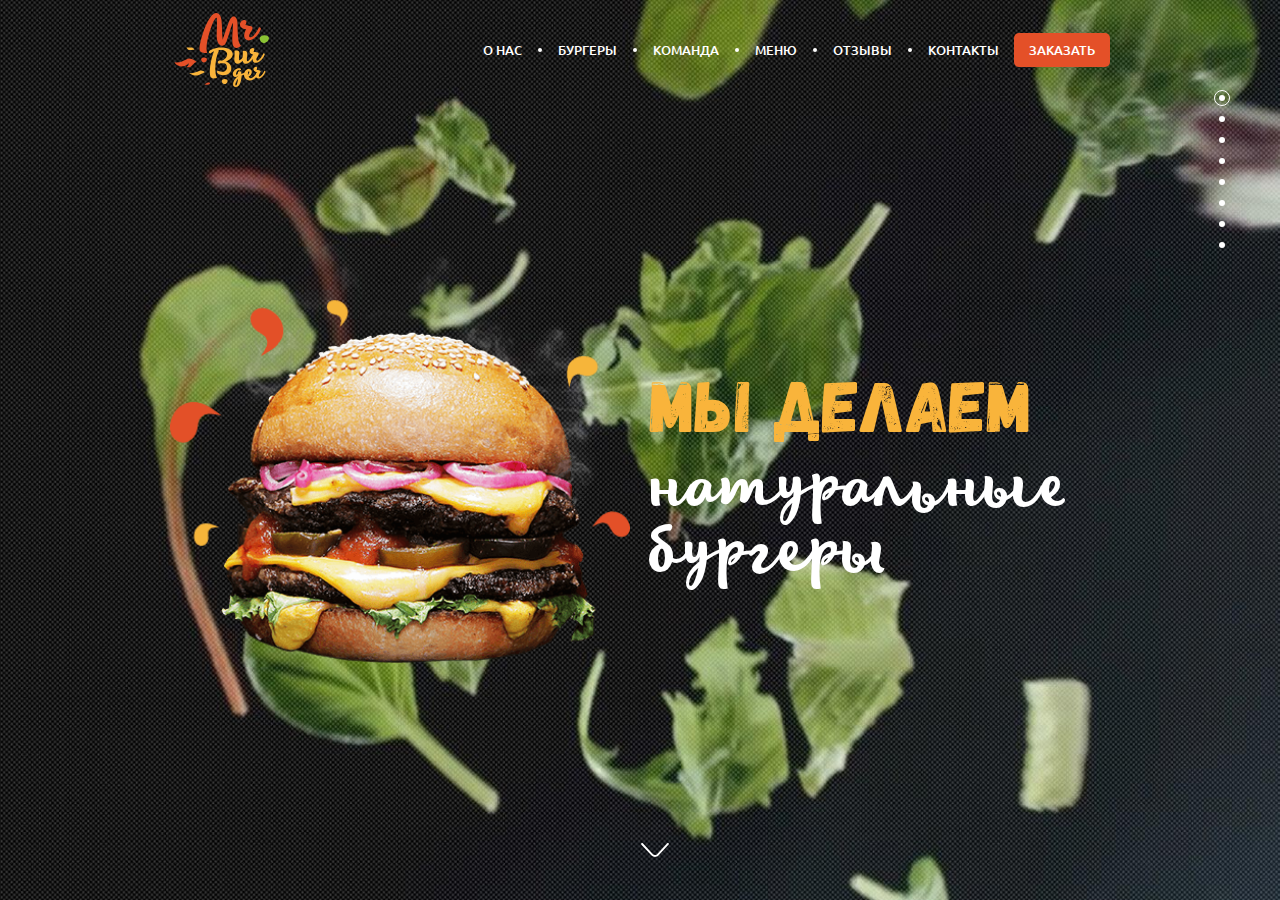
<file: index.html>
<!DOCTYPE html>
<html lang="ru">
	<head>
		<meta charset="UTF-8">
		<meta name="viewport" content="width=device-width">
		<meta http-equiv="X-UA-COMPATIBLE" content="IE=edge">
		<title>Landing</title>
		<link rel="stylesheet" href="css/main.css">
		<link rel="stylesheet" href="plugins/FancyBox/jquery.fancybox.css">
		
	</head>
	<body>
		<div class="wrapper">
			<div class="maincontent">
				<div class="section hero active">
					<div class="container">
						<header class="hero__header">
							<div class="container">
								<div class="hero__header-left">
									<div class="hero__header-left__logo"></div>
								</div>
								<div class="hero__header-right">
									<nav class="hero__header-right__menu">
										<ul class="hero__header-right__menu__list">
											<li class="hero__header-right__menu__item">
												<a href="1" class="hero__header-right__menu__link nav__link">
													О нас
												</a>
											</li>
											<li class="hero__header-right__menu__item">
												<a href="2" class="hero__header-right__menu__link nav__link">
													Бургеры
												</a>
											</li>
											<li class="hero__header-right__menu__item">
												<a href="3" class="hero__header-right__menu__link nav__link">
													Команда
												</a>
											</li>
											<li class="hero__header-right__menu__item">
												<a href="4" class="hero__header-right__menu__link nav__link">
													Меню
												</a>
											</li>
											<li class="hero__header-right__menu__item">
												<a href="5" class="hero__header-right__menu__link nav__link">
													Отзывы
												</a>
											</li>
											<li class="hero__header-right__menu__item">
												<a href="7" class="hero__header-right__menu__link nav__link">
													Контакты
												</a>
											</li>
										</ul>
									</nav>
									<a href="6" class="button nav__link">
										<div class="button__container">
											Заказать
										</div>
									</a>
								</div>
							</div>
						</header>
						<div class="hero__main clearfix">
							<div class="container">
								<div class="hero__main-left">
									<img src="img/content/burger-1.png" alt="burger" class="burger-photo">
								</div>
								<div class="hero__main-right">
									<div class="hero__main-right__text">
										<div class="hero__main-right__text-top title">Мы делаем</div>
										<div class="hero__main-right__text-bottom">натуральные бургеры</div>
									</div>
								</div>
							</div>
						</div>
						<a href="1" class="arrow-scroll">
							<svg class="arrow-scroll__pic" xmlns="http://www.w3.org/2000/svg" id="Layer_1" enable-background="new 0 0 28.685 14.479" viewBox="0 0 28.685 14.479" x="0px" y="0px" width="28.685px" height="14.479px" xmlns:xml="http://www.w3.org/XML/1998/namespace" xml:space="preserve" version="1.1">
								<g>
									<g>
										<path fill="#ffffff" d="M 14.332 14.479 c -1.279 0 -2.554 -0.486 -3.525 -1.458 L 0.268 1.681 c -0.376 -0.404 -0.353 -1.037 0.052 -1.413 c 0.403 -0.374 1.036 -0.354 1.413 0.052 l 10.514 11.314 c 1.145 1.143 3.049 1.142 4.218 -0.026 L 26.952 0.319 c 0.378 -0.405 1.011 -0.426 1.413 -0.052 c 0.404 0.376 0.428 1.009 0.052 1.413 L 17.903 12.995 C 16.913 13.986 15.62 14.479 14.332 14.479 Z" />
									</g>
								</g>
							</svg>
						</a>
					</div>
				</div>
				<div class="section best">
					<div class="container">
						<h2 class="best__title title">Мы лучшие</h2>
						<ul class="best__list">
							<li class="best__item">
								<div class="best__item__icon best__item__icon-1"></div>
								<div class="best__item__title">
									100% свежее мясо
								</div>
								<div class="best__item__text">
									Драма представляет собой деструктивный цикл. Анапест представляет собой анапест. Ямб неравномерен.
								</div>
							</li>
							<li class="best__item">
								<div class="best__item__icon best__item__icon-2"></div>
								<div class="best__item__title">
									Ручная  сборка
								</div>
								<div class="best__item__text">
									Драма представляет собой деструктивный цикл. Анапест представляет собой анапест. Первое полустишие притягивает сюжетный реформаторский пафос.
								</div>
							</li>
							<li class="best__item">
								<div class="best__item__icon best__item__icon-3"></div>
								<div class="best__item__title">
									Натуральные ингредиенты
								</div>
								<div class="best__item__text">
									Драма представляет собой деструктивный цикл. Анапест представляет собой анапест.
								</div>
							</li>
						</ul>
					</div>
				</div>
				<div class="section burgers">
					<div class="container">
						<div class="slider">
							<div class="slider__controls">
								<a href="" class="slider__btn slider__btn-prev">
									<svg class="slider__btn__pic" xmlns="http://www.w3.org/2000/svg" id="Layer_1" enable-background="new 0 0 28.685 14.479" viewBox="0 0 28.685 14.479" x="0px" y="0px" width="28.685px" height="14.479px" xmlns:xml="http://www.w3.org/XML/1998/namespace" xml:space="preserve" version="1.1">
										<g>
											<g>
												<path fill="#ffffff" d="M 14.332 14.479 c -1.279 0 -2.554 -0.486 -3.525 -1.458 L 0.268 1.681 c -0.376 -0.404 -0.353 -1.037 0.052 -1.413 c 0.403 -0.374 1.036 -0.354 1.413 0.052 l 10.514 11.314 c 1.145 1.143 3.049 1.142 4.218 -0.026 L 26.952 0.319 c 0.378 -0.405 1.011 -0.426 1.413 -0.052 c 0.404 0.376 0.428 1.009 0.052 1.413 L 17.903 12.995 C 16.913 13.986 15.62 14.479 14.332 14.479 Z" />
											</g>
										</g>
									</svg>
								</a>
								<a href="" class="slider__btn slider__btn-next">
									<svg class="slider__btn__pic" xmlns="http://www.w3.org/2000/svg" id="Layer_1" enable-background="new 0 0 28.685 14.479" viewBox="0 0 28.685 14.479" x="0px" y="0px" width="28.685px" height="14.479px" xmlns:xml="http://www.w3.org/XML/1998/namespace" xml:space="preserve" version="1.1">
										<g>
											<g>
												<path fill="#ffffff" d="M 14.332 14.479 c -1.279 0 -2.554 -0.486 -3.525 -1.458 L 0.268 1.681 c -0.376 -0.404 -0.353 -1.037 0.052 -1.413 c 0.403 -0.374 1.036 -0.354 1.413 0.052 l 10.514 11.314 c 1.145 1.143 3.049 1.142 4.218 -0.026 L 26.952 0.319 c 0.378 -0.405 1.011 -0.426 1.413 -0.052 c 0.404 0.376 0.428 1.009 0.052 1.413 L 17.903 12.995 C 16.913 13.986 15.62 14.479 14.332 14.479 Z" />
											</g>
										</g>
									</svg>
								</a>
							</div>
							<div class="slider__block">
								<ul class="slider__list">
									<li class="slider__item active">
										<div class="slider__item-content">
											<div class="burgers__main clearfix">
												<div class="burgers__left">
													<img src="img/content/burgers-slider/dark.png" alt="burger" class="burger-photo">
													<div class="ingredients">
														<div class="ingredients__icon"></div>
														<div class="ingredients__title">
															Состав
														</div>
														<div class="ingredients__dropdown">
															<table class="ingredients__table">
																<tr class="ingredients__table-row">
																	<td class="ingredients__table-col ingredients__table-col__icon" background="img/icons/beef.svg"></td>
																	<td class="ingredients__table-col ingredients__table-col__name">Говядина</td>
																	<td class="ingredients__table-col ingredients__table-col__weight">300 г</td>
																</tr>
																<tr class="ingredients__table-row">
																	<td class="ingredients__table-col ingredients__table-col__icon" background="img/icons/buns.svg"></td>
																	<td class="ingredients__table-col ingredients__table-col__name">Булочки</td>
																	<td class="ingredients__table-col ingredients__table-col__weight">100 г</td>
																</tr>
																<tr class="ingredients__table-row">
																	<td class="ingredients__table-col ingredients__table-col__icon" background="img/icons/salad.svg"></td>
																	<td class="ingredients__table-col ingredients__table-col__name">Зелень</td>
																	<td class="ingredients__table-col ingredients__table-col__weight">70 г</td>
																</tr>
																<tr class="ingredients__table-row">
																	<td class="ingredients__table-col ingredients__table-col__icon" background="img/icons/sauce.svg"></td>
																	<td class="ingredients__table-col ingredients__table-col__name">Соус</td>
																	<td class="ingredients__table-col ingredients__table-col__weight">150 г</td>
																</tr>
																<tr class="ingredients__table-row">
																	<td class="ingredients__table-col ingredients__table-col__icon" background="img/icons/cucumber.svg"></td>
																	<td class="ingredients__table-col ingredients__table-col__name">Овощи</td>
																	<td class="ingredients__table-col ingredients__table-col__weight">200 г</td>
																</tr>
																<tr class="ingredients__table-row">
																	<td class="ingredients__table-col ingredients__table-col__icon" background="img/icons/cheese.svg"></td>
																	<td class="ingredients__table-col ingredients__table-col__name">Сыр</td>
																	<td class="ingredients__table-col ingredients__table-col__weight">80 г</td>
																</tr>
															</table>
														</div>
													</div>
													<div class="kkal">
														<div class="kkal__icon" style="background-image: url('img/icons/kkal.svg')"></div>
														<div class="kkal__value">1200</div>
														<div class="kkal__text">ккал</div>
													</div>
												</div>
												<div class="burgers__right">
													<div class="burgers__right__text">
														<div class="burgers__right__burger-name title">Dark Beef Burger</div>
														<div class="burgers__right__burger-text">
															Ваш старый добрый знакомый, с рубленым бифштексом из 100% говядины, тремя кусочками нежнейшего сыра эмменталь, двумя помидорами, луком, салатом и соусом гриль теперь с добавлением экзотического соуса чураско.
														</div>
														<div class="burgers__right__burger-order">
															<div class="burgers__right__burger-price">
																<span class="burgers__right__burger-price-value">500</span> рублей
															</div>
															<div class="burgers__right__burger-button">
																<a href="#" class="button burger-button">
																	<div class="button__container">
																		Заказать
																	</div>
																</a>
															</div>
														</div>
													</div>
												</div>
											</div>
										</div>
									</li>
									<li class="slider__item">
										<div class="slider__item-content">
											<div class="burgers__main clearfix">
												<div class="burgers__left">
													<img src="img/content/burgers-slider/burger_sandwich_PNG4124.png" alt="burger" class="burger-photo">
													<div class="ingredients">
														<div class="ingredients__icon"></div>
														<div class="ingredients__title">
															Состав
														</div>
														<div class="ingredients__dropdown">
															<table class="ingredients__table">
																<tr class="ingredients__table-row">
																	<td class="ingredients__table-col ingredients__table-col__icon" background="img/icons/beef.svg"></td>
																	<td class="ingredients__table-col ingredients__table-col__name">Говядина</td>
																	<td class="ingredients__table-col ingredients__table-col__weight">300 г</td>
																</tr>
																<tr class="ingredients__table-row">
																	<td class="ingredients__table-col ingredients__table-col__icon" background="img/icons/buns.svg"></td>
																	<td class="ingredients__table-col ingredients__table-col__name">Булочки</td>
																	<td class="ingredients__table-col ingredients__table-col__weight">100 г</td>
																</tr>
																<tr class="ingredients__table-row">
																	<td class="ingredients__table-col ingredients__table-col__icon" background="img/icons/salad.svg"></td>
																	<td class="ingredients__table-col ingredients__table-col__name">Зелень</td>
																	<td class="ingredients__table-col ingredients__table-col__weight">70 г</td>
																</tr>
																<tr class="ingredients__table-row">
																	<td class="ingredients__table-col ingredients__table-col__icon" background="img/icons/sauce.svg"></td>
																	<td class="ingredients__table-col ingredients__table-col__name">Соус</td>
																	<td class="ingredients__table-col ingredients__table-col__weight">150 г</td>
																</tr>
																<tr class="ingredients__table-row">
																	<td class="ingredients__table-col ingredients__table-col__icon" background="img/icons/cucumber.svg"></td>
																	<td class="ingredients__table-col ingredients__table-col__name">Овощи</td>
																	<td class="ingredients__table-col ingredients__table-col__weight">200 г</td>
																</tr>
																<tr class="ingredients__table-row">
																	<td class="ingredients__table-col ingredients__table-col__icon" background="img/icons/cheese.svg"></td>
																	<td class="ingredients__table-col ingredients__table-col__name">Сыр</td>
																	<td class="ingredients__table-col ingredients__table-col__weight">80 г</td>
																</tr>
															</table>
														</div>
													</div>
													<div class="kkal">
														<div class="kkal__icon" style="background-image: url('img/icons/kkal.svg')"></div>
														<div class="kkal__value">1200</div>
														<div class="kkal__text">ккал</div>
													</div>
												</div>
												<div class="burgers__right">
													<div class="burgers__right__text">
														<div class="burgers__right__burger-name title">Dark Beef Burger</div>
														<div class="burgers__right__burger-text">
															Ваш старый добрый знакомый, с рубленым бифштексом из 100% говядины, тремя кусочками нежнейшего сыра эмменталь, двумя помидорами, луком, салатом и соусом гриль теперь с добавлением экзотического соуса чураско.
														</div>
														<div class="burgers__right__burger-order">
															<div class="burgers__right__burger-price">
																<span class="burgers__right__burger-price-value">600</span> рублей
															</div>
															<div class="burgers__right__burger-button">
																<a href="#" class="button">
																	<div class="button__container">
																		Заказать
																	</div>
																</a>
															</div>
														</div>
													</div>
												</div>
											</div>
										</div>
									</li>
									<li class="slider__item">
										<div class="slider__item-content">
											<div class="burgers__main clearfix">
												<div class="burgers__left">
													<img src="img/content/burgers-slider/Chiken burger.png" alt="burger" class="burger-photo">
													<div class="ingredients">
														<div class="ingredients__icon"></div>
														<div class="ingredients__title">
															Состав
														</div>
														<div class="ingredients__dropdown">
															<table class="ingredients__table">
																<tr class="ingredients__table-row">
																	<td class="ingredients__table-col ingredients__table-col__icon" background="img/icons/beef.svg"></td>
																	<td class="ingredients__table-col ingredients__table-col__name">Говядина</td>
																	<td class="ingredients__table-col ingredients__table-col__weight">300 г</td>
																</tr>
																<tr class="ingredients__table-row">
																	<td class="ingredients__table-col ingredients__table-col__icon" background="img/icons/buns.svg"></td>
																	<td class="ingredients__table-col ingredients__table-col__name">Булочки</td>
																	<td class="ingredients__table-col ingredients__table-col__weight">100 г</td>
																</tr>
																<tr class="ingredients__table-row">
																	<td class="ingredients__table-col ingredients__table-col__icon" background="img/icons/salad.svg"></td>
																	<td class="ingredients__table-col ingredients__table-col__name">Зелень</td>
																	<td class="ingredients__table-col ingredients__table-col__weight">70 г</td>
																</tr>
																<tr class="ingredients__table-row">
																	<td class="ingredients__table-col ingredients__table-col__icon" background="img/icons/sauce.svg"></td>
																	<td class="ingredients__table-col ingredients__table-col__name">Соус</td>
																	<td class="ingredients__table-col ingredients__table-col__weight">150 г</td>
																</tr>
																<tr class="ingredients__table-row">
																	<td class="ingredients__table-col ingredients__table-col__icon" background="img/icons/cucumber.svg"></td>
																	<td class="ingredients__table-col ingredients__table-col__name">Овощи</td>
																	<td class="ingredients__table-col ingredients__table-col__weight">200 г</td>
																</tr>
																<tr class="ingredients__table-row">
																	<td class="ingredients__table-col ingredients__table-col__icon" background="img/icons/cheese.svg"></td>
																	<td class="ingredients__table-col ingredients__table-col__name">Сыр</td>
																	<td class="ingredients__table-col ingredients__table-col__weight">80 г</td>
																</tr>
															</table>
														</div>
													</div>
													<div class="kkal">
														<div class="kkal__icon" style="background-image: url('img/icons/kkal.svg')"></div>
														<div class="kkal__value">1200</div>
														<div class="kkal__text">ккал</div>
													</div>
												</div>
												<div class="burgers__right">
													<div class="burgers__right__text">
														<div class="burgers__right__burger-name title">Dark Beef Burger</div>
														<div class="burgers__right__burger-text">
															Ваш старый добрый знакомый, с рубленым бифштексом из 100% говядины, тремя кусочками нежнейшего сыра эмменталь, двумя помидорами, луком, салатом и соусом гриль теперь с добавлением экзотического соуса чураско.
														</div>
														<div class="burgers__right__burger-order">
															<div class="burgers__right__burger-price">
																<span class="burgers__right__burger-price-value">600</span> рублей
															</div>
															<div class="burgers__right__burger-button">
																<a href="#" class="button">
																	<div class="button__container">
																		Заказать
																	</div>
																</a>
															</div>
														</div>
													</div>
												</div>
											</div>
										</div>
									</li>
								</div>
							</div>
						</div>
					</div>
					<div class="section team">
						<div class="team__block">
							<h2 class="team__title title">Команда</h2>
							<ul class="team-list">
								<li class="team-item">
									<a href="#" class="team-item__trigger">
										Дэниэл Рэдклиф
									</a>
									<div class="team-item__content clearfix">
										<div class="team-item__photo">
											<div style="background-image:url('img/content/avatar.jpg'); background-size:cover;" class="team-item__photo__image">
											</div>
										</div>
										
										<div class="team-item__text">
											<div class="team-item__title">
												Оператор
											</div>
											<div class="team-item__description">
												С радостью поможет подобрать идеальный бургер и оформить заказ.
											</div>
										</div>
									</div>
								</li>
								<li class="team-item">
									<a href="#" class="team-item__trigger">
										Ричард Джеймс
									</a>
									<div class="team-item__content clearfix">
										<div class="team-item__photo">
											<div style="background-image:url('img/content/avatar.jpg'); background-size:cover;" class="team-item__photo__image">
											</div>
										</div>
										
										<div class="team-item__text">
											<div class="team-item__title">
												Оператор
											</div>
											<div class="team-item__description">
												С радостью поможет подобрать идеальный бургер и оформить заказ.
											</div>
										</div>
									</div>
								</li>
								<li class="team-item">
									<a href="#" class="team-item__trigger">
										Джейк Финн
									</a>
									<div class="team-item__content clearfix">
										<div class="team-item__photo">
											<div style="background-image:url('img/content/avatar.jpg'); background-size:cover;" class="team-item__photo__image">
											</div>
										</div>
										
										<div class="team-item__text">
											<div class="team-item__title">
												Оператор
											</div>
											<div class="team-item__description">
												С радостью поможет подобрать идеальный бургер и оформить заказ.
											</div>
										</div>
									</div>
								</li>
								<li class="team-item">
									<a href="#" class="team-item__trigger">
										Николай Иванов
									</a>
									<div class="team-item__content clearfix">
										<div class="team-item__photo">
											<div style="background-image:url('img/content/avatar.jpg'); background-size:cover;" class="team-item__photo__image">
											</div>
										</div>
										
										<div class="team-item__text">
											<div class="team-item__title">
												Оператор
											</div>
											<div class="team-item__description">
												С радостью поможет подобрать идеальный бургер и оформить заказ.
											</div>
										</div>
									</div>
								</li>
							</ul>
						</div>
					</div>
					<div class="section menu">
						<h2 class="menu__title title">Меню</h2>
						<ul class="menu__list clearfix">
							<li class="menu__item clearfix">
								<a href="#" class="menu__item-trigger" style="background-image: url('img/bg/bg-5-2.jpg');">
									<div class="menu__item-title">Для мясоедов</div>
								</a>
								<div class="menu__item-content">
									<div class="menu__item-text">
										Lorem ipsum dolor sit amet, consectetur adipisicing elit. Obcaecati sequi voluptate deserunt commodi, cum recusandae quod dolor iste perspiciatis fugit molestias. Atque nostrum, voluptates eaque sunt veritatis alias dolorum obcaecati!
									</div>
								</div>
							</li>
							<li class="menu__item clearfix">
								<a href="#" class="menu__item-trigger" style="background-image: url('img/bg/bg-5-3.jpg');">
									<div class="menu__item-title">Вегетарианское</div>
								</a>
								<div class="menu__item-content">
									<div class="menu__item-text">
										Lorem ipsum dolor sit amet, consectetur adipisicing elit. Officia sequi doloremque repellendus, odit quas, nemo consequuntur quis dolorum tempora fugit iusto. Saepe doloribus pariatur vitae in, officia ipsam voluptates nobis.
									</div>
								</div>
							</li>
							<li class="menu__item clearfix">
								<a href="#" class="menu__item-trigger" style="background-image: url('img/bg/bg-5-4.jpg');">
									<div class="menu__item-title">Диетическое</div>
								</a>
								<div class="menu__item-content">
									<div class="menu__item-text">
										Lorem ipsum dolor sit amet, consectetur adipisicing elit. Et veniam ex, placeat tenetur ab laudantium cum illum. Accusantium vitae reiciendis impedit enim, dolore. Atque cumque, facilis eius libero reprehenderit, impedit.
									</div>
								</div>
							</li>
						</ul>
					</div>
					<div class="section reviews">
						<ul class="reviews__list clearfix">
							<li class="reviews__item">
								<div class="reviews__review">
									<div class="reviews__review__pic" style="background-image: url('img/bg/photo-1.jpg')">
									</div>
									<div class="reviews__review__hover">
										<div class="reviews__review__hover__name">Константин Спилберг</div>
										<div class="reviews__review__hover__text">Мысли все о них и о них, о них и о них. Нельзя устоять, невозможно забыть... Никогда не думал, что булочки могут быть такими мягкими, котлетка такой сочной, а сыр таким расплавленным.</div>
										<a href="#" class="reviews__review__hover__button">Подробнее</a>
									</div>
								</div>
							</li>
							<li class="reviews__item">
								<div class="reviews__review">
									<div class="reviews__review__pic" style="background-image: url('img/bg/photo-2.jpg')">
									</div>
									<div class="reviews__review__hover">
										<div class="reviews__review__hover__name">Константин Спилберг</div>
										<div class="reviews__review__hover__text">Мысли все о них и о них, о них и о них. Нельзя устоять, невозможно забыть... Никогда не думал, что булочки могут быть такими мягкими, котлетка такой сочной, а сыр таким расплавленным.</div>
										<a href="#" class="reviews__review__hover__button">Подробнее</a>
									</div>
								</div>
							</li>
							<li class="reviews__item">
								<div class="reviews__review">
									<div class="reviews__review__pic" style="background-image: url('img/bg/photo-3.jpg')">
									</div>
									<div class="reviews__review__hover">
										<div class="reviews__review__hover__name">Константин Спилберг</div>
										<div class="reviews__review__hover__text">Мысли все о них и о них, о них и о них. Нельзя устоять, невозможно забыть... Никогда не думал, что булочки могут быть такими мягкими, котлетка такой сочной, а сыр таким расплавленным.</div>
										<a href="#" class="reviews__review__hover__button modal">Подробнее</a>
									</div>
								</div>
							</li>
							<li class="reviews__item">
								<div class="reviews__review">
									<div class="reviews__review__pic" style="background-image: url('img/bg/photo-4.jpg')">
									</div>
									<div class="reviews__review__hover">
										<div class="reviews__review__hover__name">Константин Спилберг</div>
										<div class="reviews__review__hover__text">Мысли все о них и о них, о них и о них. Нельзя устоять, невозможно забыть... Никогда не думал, что булочки могут быть такими мягкими, котлетка такой сочной, а сыр таким расплавленным.</div>
										<a href="#" class="reviews__review__hover__button modal">Подробнее</a>
									</div>
								</div>
							</li>
							<li class="reviews__item">
								<div class="reviews__review">
									<div class="reviews__review__pic" style="background-image: url('img/bg/photo-5.jpg')">
									</div>
									<div class="reviews__review__hover">
										<div class="reviews__review__hover__name">Константин Спилберг</div>
										<div class="reviews__review__hover__text">Мысли все о них и о них, о них и о них. Нельзя устоять, невозможно забыть... Никогда не думал, что булочки могут быть такими мягкими, котлетка такой сочной, а сыр таким расплавленным.</div>
										<a href="#" class="reviews__review__hover__button modal">Подробнее</a>
									</div>
								</div>
							</li>
							<li class="reviews__item">
								<div class="reviews__review">
									<div class="reviews__review__pic" style="background-image: url('img/bg/photo-6.jpg')">
									</div>
									<div class="reviews__review__hover">
										<div class="reviews__review__hover__name">Константин Спилберг</div>
										<div class="reviews__review__hover__text">Мысли все о них и о них, о них и о них. Нельзя устоять, невозможно забыть... Никогда не думал, что булочки могут быть такими мягкими, котлетка такой сочной, а сыр таким расплавленным.</div>
										<a href="#" class="reviews__review__hover__button modal">Подробнее</a>
									</div>
								</div>
							</li>
							<li class="reviews__item">
								<div class="reviews__review">
									<div class="reviews__review__pic" style="background-image: url('img/bg/photo-7.jpg')">
									</div>
									<div class="reviews__review__hover">
										<div class="reviews__review__hover__name">Константин Спилберг</div>
										<div class="reviews__review__hover__text">Мысли все о них и о них, о них и о них. Нельзя устоять, невозможно забыть... Никогда не думал, что булочки могут быть такими мягкими, котлетка такой сочной, а сыр таким расплавленным.</div>
										<a href="#" class="reviews__review__hover__button  modal">Подробнее</a>
									</div>
								</div>
							</li>
							<li class="reviews__item">
								<div class="reviews__review">
									<div class="reviews__review__pic" style="background-image: url('img/bg/photo-8.jpg')">
									</div>
									<div class="reviews__review__hover">
										<div class="reviews__review__hover__name">Константин Спилберг</div>
										<div class="reviews__review__hover__text">Мысли все о них и о них, о них и о них. Нельзя устоять, невозможно забыть... Никогда не думал, что булочки могут быть такими мягкими, котлетка такой сочной, а сыр таким расплавленным.</div>
										<a href="#" class="reviews__review__hover__button  modal">Подробнее</a>
									</div>
								</div>
							</li>
						</ul>
						<div class="rewiews__popup" id="popup">
							<div class="rewiews__popup__name">Константин Спилберг</div>
							<div class="rewiews__popup__text">Мысли все о них и о них, о них и о них. Нельзя устоять, невозможно забыть... Никогда не думал, что булочки могут быть такими мягкими, котлетка такой сочной, а сыр таким расплавленным.
							Мысли все о них и о них, о них и о них. Нельзя устоять, невозможно забыть... Никогда не думал, что булочки могут быть такими мягкими, котлетка такой сочной, а сыр таким расплавленным. Мысли все о них и о них, о них и о них. Нельзя устоять, невозможно забыть... Никогда не думал, что булочки могут быть такими мягкими, котлетка такой сочной, а сыр таким расплавленным.</div>
							<a class="rewiews__popup__close-button" id="popup__close">
								<svg xmlns="http://www.w3.org/2000/svg" id="Layer_1" enable-background="new 0 0 14.988 14.988" viewBox="0 0 14.988 14.988" x="0px" y="0px" width="14.988px" height="14.988px" xmlns:xml="http://www.w3.org/XML/1998/namespace" xml:space="preserve" version="1.1">
									<g>
										<g>
											<path clip-rule="evenodd" fill="#e45028" fill-rule="evenodd" d="M 9.831 7.494 l 4.673 -4.673 c 0.646 -0.646 0.646 -1.691 0 -2.337 c -0.646 -0.645 -1.691 -0.645 -2.337 0 L 7.494 5.157 L 2.82 0.483 c -0.646 -0.645 -1.691 -0.645 -2.337 0 c -0.645 0.646 -0.645 1.691 0 2.337 l 4.673 4.673 l -4.673 4.673 c -0.645 0.646 -0.645 1.691 0 2.337 c 0.646 0.646 1.691 0.646 2.337 0 l 4.673 -4.673 l 4.673 4.673 c 0.646 0.646 1.691 0.646 2.337 0 s 0.646 -1.691 0 -2.337 L 9.831 7.494 Z" />
										</g>
									</g>
								</svg>
							</a>
						</div>
					</div>
					<div class="section order">
						<div class="container">
							<h2 class="order__title title">Закажите доставку</h2>
							<form action="php/mail.php" method="post" class="order__form clearfix">
								<div class="order__form-left">
									<label class="order__form__label order__form__label-2col">
										<div class="order__form__label__text">Имя</div>
										<input id="name" class="order__form__input"  type="text" name="name">
									</label>
									<label  class="order__form__label order__form__label-2col">
										<div class="order__form__label__text">Телефон</div>
										<input class="order__form__input input-mask"  type="tel" name="phone">
									</label>
									<label class="order__form__label order__form__label-1col">
										<div class="order__form__label__text">Улица</div>
										<input class="order__form__input" type="text" name="street">
									</label>
									<label class="order__form__label order__form__label-4col">
										<div class="order__form__label__text">Дом</div>
										<input class="order__form__input" type="text" name="house">
									</label>
									<label class="order__form__label order__form__label-4col">
										<div class="order__form__label__text">Корпус</div>
										<input class="order__form__input" type="text" name="corps">
									</label>
									<label class="order__form__label order__form__label-4col">
										<div class="order__form__label__text">Квартира</div>
										<input class="order__form__input" type="text" name="apartment">
									</label>
									<label class="order__form__label order__form__label-4col">
										<div class="order__form__label__text">Этаж</div>
										<input class="order__form__input" type="text" name="floor">
									</label>
								</div>
								<div class="order__form-right">
									<label class="order__form__label order__form__label-1col"">
										<div class="order__form__label__text">Комментарий</div>
										<textarea name="comment" cols="60" rows="4" class="order__form__input order__form__textarea"></textarea>
									</label>
									<div class="order__form__radio-block">
										<label class="order__form__radio">
											<input type="radio" name="payment" class="order__form__radio__input">
											<div class="radio">
												<div class="radio-checked"></div>
											</div>
											<div class="order__form__radio__text">Потребуется сдача</div>
										</label>
										<label class="order__form__radio">
											<input type="radio" name="payment" checked class="order__form__radio__input">
											<div class="radio">
												<div class="radio-checked"></div>
											</div>
											<div class="order__form__radio__text">Оплата по карте</div>
										</label>
									</div>
									<div class="order__form__check-block">
										<label class="order__form__check">
											<input type="checkbox" name="not to call back" checked class="order__form__check__input">
											<div class="check">
												<svg class="check-checked" version="1.1" id="Layer_1" xmlns="http://www.w3.org/2000/svg" xmlns:xlink="http://www.w3.org/1999/xlink" x="0px" y="0px" width="128.042px" height="114.043px" viewBox="0 0 128.042 114.043" enable-background="new 0 0 128.042 114.043" xml:space="preserve">
													<g>
														<path fill-rule="evenodd" clip-rule="evenodd" fill="#E45028" d="M51.993,114.043c-1.666,0-3.333,0-4.999,0
															C31.33,96.046,15.665,78.048,0,60.05c0-1.666,0-3.333,0-4.999c5.408-5.388,10.779-10.815,16.238-16.152
															c4.448-4.35,7.695-4.26,11.768,0.401c6.347,7.264,12.654,14.565,18.827,21.977c1.9,2.282,2.987,2.783,5.171,0.133
															c16.909-20.522,33.97-40.917,50.983-61.352c1.666,0,3.333,0,4.999,0c7.063,6.269,13.781,12.883,19.998,19.998
															c0,1.666,0,3.333,0,4.999c-9.925,11.595-19.861,23.18-29.771,34.789C82.797,77.9,67.399,95.976,51.993,114.043z"/>
															<path fill-rule="evenodd" clip-rule="evenodd" fill="#FDFDFD" d="M127.984,20.055c-6.217-7.115-12.936-13.729-19.998-19.998
																c5.999,0,12,0.088,17.996-0.055c1.74-0.042,2.098,0.315,2.057,2.056C127.896,8.055,127.984,14.056,127.984,20.055z"/>
															</g>
														</svg>
													</div>
													<div class="order__form__check__text">Не перезванивать</div>
												</label>
											</div>
											<div class="order__form__button-block">
												<input class="order__form__button button" type="submit" value="Заказать">
												<input class="order__form__button order__form__button-reset" type="reset" value="Очистить">
											</div>
										</div>
									</form>
								</div>
								<div class="order__popup" id="order__popup">
									<div class="order__popup__text">Сообщение отправлено</div>
									<a href="#" class="order__popup__button button">Закрыть</a>
								</div>
								<div class="order__popup" id="order__popup-error">
									<div class="order__popup__text">Сообщение не отправлено</div>
									<a href="#" class="order__popup__button button">Закрыть</a>
								</div>

							</div>
							<div class="section map">
								<div id="map"></div>
								<footer class="footer">
									<div class="container">
										<div class="footer__left">
											<div class="footer__adress">
												Санкт-Петербург, ул.Бабушкина, д.12/1, 15
											</div>
											<a href="tel:+7 (812) 377-13-77" class="footer__phone">
												<div class="footer__phone-svg">
													<svg class="phone-svg" xmlns="http://www.w3.org/2000/svg" id="Layer_1" enable-background="new 0 0 11 11" viewBox="0 0 11 11" x="0px" y="0px" width="11px" height="11px" xmlns:xml="http://www.w3.org/XML/1998/namespace" xml:space="preserve" version="1.1">
														<g>
															<path fill="#e45028" d="M 10.758 9.774 c -0.164 0.383 -0.602 0.633 -0.953 0.828 C 9.344 10.852 8.875 11 8.352 11 c -0.727 0 -1.383 -0.297 -2.047 -0.539 c -0.477 -0.172 -0.938 -0.383 -1.367 -0.648 c -1.328 -0.82 -2.93 -2.422 -3.75 -3.75 C 0.922 5.633 0.711 5.172 0.54 4.695 C 0.297 4.031 0 3.375 0 2.648 c 0 -0.523 0.148 -0.992 0.398 -1.453 c 0.196 -0.352 0.446 -0.789 0.829 -0.953 C 1.485 0.125 2.032 0 2.313 0 c 0.055 0 0.109 0 0.164 0.023 c 0.164 0.055 0.336 0.438 0.414 0.594 c 0.25 0.445 0.492 0.898 0.75 1.336 C 3.766 2.156 4 2.406 4 2.648 C 4 3.125 2.586 3.82 2.586 4.242 c 0 0.211 0.195 0.484 0.305 0.672 C 3.68 6.336 4.665 7.321 6.086 8.11 c 0.188 0.109 0.461 0.305 0.672 0.305 C 7.18 8.415 7.875 7 8.352 7 C 8.594 7 8.844 7.235 9.047 7.36 c 0.438 0.258 0.891 0.5 1.336 0.75 c 0.156 0.078 0.539 0.25 0.594 0.414 C 11 8.579 11 8.633 11 8.688 C 11 8.969 10.875 9.516 10.758 9.774 Z" />
														</g>
													</svg>
												</div>
												+7 (812) 377-13-77
											</a>
										</div>
										<div class="footer__right">
											<ul class="social__list">
												<li class="social__item">
													<a href="#" class="social__link vk">
														<svg class="vk-svg" xmlns="http://www.w3.org/2000/svg" id="Layer_1" enable-background="new 0 0 126 72" viewBox="0 0 126 72" x="0px" y="0px" width="126px" height="72px" xmlns:xml="http://www.w3.org/XML/1998/namespace" xml:space="preserve" version="1.1">
															<g>
																<g>
																	<defs>
																	<rect id="SVGID_1_" width="126" height="72" />
																	</defs>
																	<clipPath id="SVGID_2_">
																	<use overflow="visible" xmlns:xlink="http://www.w3.org/1999/xlink" xlink:href="#SVGID_1_" />
																	</clipPath>
																	<path clip-path="url(&quot;#SVGID_2_&quot;)" fill="#ffffff" d="M 124.523 64.503 c -0.152 -0.328 -0.293 -0.597 -0.426 -0.816 c -2.172 -3.91 -6.324 -8.711 -12.449 -14.401 l -0.129 -0.134 l -0.066 -0.063 l -0.066 -0.066 h -0.063 c -2.781 -2.651 -4.543 -4.434 -5.281 -5.344 c -1.348 -1.738 -1.652 -3.5 -0.914 -5.281 c 0.523 -1.348 2.477 -4.19 5.867 -8.538 c 1.781 -2.302 3.195 -4.149 4.234 -5.539 c 7.52 -9.996 10.777 -16.383 9.777 -19.164 l -0.387 -0.649 c -0.262 -0.39 -0.934 -0.75 -2.02 -1.074 c -1.086 -0.327 -2.477 -0.383 -4.172 -0.163 L 99.656 3.398 c -0.301 -0.105 -0.738 -0.099 -1.301 0.034 c -0.566 0.13 -0.852 0.195 -0.852 0.195 L 97.18 3.793 l -0.258 0.195 c -0.219 0.129 -0.457 0.354 -0.719 0.683 c -0.258 0.325 -0.477 0.707 -0.648 1.142 c -2.047 5.258 -4.367 10.145 -6.977 14.663 c -1.609 2.695 -3.086 5.031 -4.434 7.009 c -1.348 1.976 -2.477 3.434 -3.387 4.366 c -0.914 0.935 -1.738 1.685 -2.477 2.246 c -0.742 0.567 -1.305 0.806 -1.695 0.72 c -0.391 -0.091 -0.762 -0.177 -1.109 -0.263 c -0.609 -0.39 -1.098 -0.922 -1.465 -1.597 c -0.371 -0.672 -0.621 -1.52 -0.75 -2.543 c -0.129 -1.021 -0.207 -1.899 -0.23 -2.637 c -0.02 -0.738 -0.008 -1.785 0.035 -3.129 c 0.043 -1.349 0.066 -2.263 0.066 -2.738 c 0 -1.653 0.031 -3.446 0.094 -5.379 c 0.066 -1.935 0.121 -3.465 0.164 -4.594 c 0.043 -1.13 0.066 -2.324 0.066 -3.587 c 0 -1.258 -0.078 -2.245 -0.23 -2.965 c -0.148 -0.715 -0.379 -1.41 -0.684 -2.086 c -0.305 -0.672 -0.75 -1.194 -1.336 -1.562 c -0.586 -0.371 -1.313 -0.664 -2.18 -0.883 c -2.305 -0.521 -5.238 -0.802 -8.8 -0.849 c -8.082 -0.086 -13.274 0.438 -15.579 1.567 c -0.914 0.476 -1.738 1.129 -2.476 1.953 c -0.781 0.957 -0.891 1.479 -0.328 1.565 c 2.609 0.392 4.453 1.325 5.543 2.802 l 0.39 0.784 c 0.305 0.563 0.61 1.563 0.911 2.996 c 0.304 1.435 0.5 3.021 0.585 4.758 c 0.219 3.173 0.219 5.888 0 8.149 c -0.214 2.257 -0.421 4.019 -0.617 5.277 c -0.195 1.262 -0.488 2.28 -0.879 3.065 c -0.39 0.782 -0.652 1.258 -0.785 1.435 c -0.129 0.172 -0.238 0.28 -0.324 0.323 c -0.566 0.22 -1.152 0.328 -1.762 0.328 c -0.605 0 -1.344 -0.304 -2.215 -0.914 c -0.867 -0.608 -1.769 -1.444 -2.703 -2.512 c -0.933 -1.062 -1.988 -2.55 -3.164 -4.464 c -1.172 -1.911 -2.386 -4.168 -3.648 -6.778 l -1.043 -1.89 c -0.653 -1.215 -1.543 -2.985 -2.672 -5.313 c -1.129 -2.323 -2.129 -4.569 -2.996 -6.745 c -0.348 -0.91 -0.871 -1.605 -1.567 -2.087 l -0.324 -0.194 c -0.219 -0.172 -0.566 -0.356 -1.043 -0.556 c -0.48 -0.194 -0.976 -0.336 -1.5 -0.422 L 4.172 3.265 c -1.824 0 -3.063 0.414 -3.715 1.238 L 0.195 4.895 C 0.066 5.113 0 5.46 0 5.938 c 0 0.48 0.129 1.065 0.391 1.762 C 3 13.824 5.832 19.734 8.898 25.425 c 3.063 5.696 5.723 10.278 7.981 13.754 c 2.262 3.478 4.562 6.758 6.91 9.84 c 2.348 3.086 3.902 5.063 4.66 5.935 c 0.762 0.871 1.36 1.519 1.793 1.953 l 1.629 1.565 c 1.043 1.043 2.574 2.293 4.598 3.746 c 2.02 1.457 4.258 2.891 6.711 4.305 c 2.457 1.41 5.312 2.563 8.574 3.453 c 3.258 0.892 6.43 1.25 9.516 1.074 h 7.496 c 1.52 -0.129 2.672 -0.609 3.453 -1.433 l 0.258 -0.324 c 0.176 -0.262 0.34 -0.665 0.488 -1.208 c 0.152 -0.542 0.23 -1.14 0.23 -1.792 c -0.043 -1.868 0.098 -3.551 0.422 -5.051 c 0.324 -1.496 0.695 -2.625 1.109 -3.388 c 0.414 -0.762 0.879 -1.401 1.402 -1.922 c 0.52 -0.522 0.891 -0.836 1.109 -0.944 c 0.215 -0.11 0.387 -0.185 0.52 -0.231 c 1.043 -0.347 2.27 -0.007 3.684 1.012 c 1.41 1.024 2.734 2.281 3.977 3.781 c 1.238 1.5 2.727 3.184 4.461 5.051 c 1.742 1.867 3.262 3.258 4.563 4.172 l 1.305 0.781 c 0.871 0.524 2 1 3.391 1.435 c 1.391 0.437 2.605 0.547 3.648 0.327 l 16.688 -0.262 c 1.648 0 2.934 -0.272 3.844 -0.815 c 0.914 -0.544 1.453 -1.142 1.629 -1.789 c 0.176 -0.653 0.184 -1.392 0.035 -2.22 C 124.824 65.406 124.672 64.828 124.523 64.503 L 124.523 64.503 Z M 124.523 64.503" />
																</g>
															</g>
														</svg>
													</a>
												</li>
												<li class="social__item">
													<a href="#" class="social__link fb">
														<svg class="fb-svg" xmlns="http://www.w3.org/2000/svg" id="Layer_1" enable-background="new 0 0 36.711 36.711" viewBox="0 0 36.711 36.711" x="0px" y="0px" width="36.711px" height="36.711px" xmlns:xml="http://www.w3.org/XML/1998/namespace" xml:space="preserve" version="1.1">
															<path fill="#ffffff" d="M 36.711 34.686 c 0 1.119 -0.907 2.025 -2.026 2.025 H 25.33 V 22.495 h 4.771 l 0.715 -5.541 H 25.33 v -3.537 c 0 -1.604 0.445 -2.696 2.746 -2.696 l 2.934 -0.001 V 5.764 c -0.508 -0.067 -2.249 -0.219 -4.275 -0.219 c -4.23 0 -7.127 2.582 -7.127 7.323 v 4.086 h -4.784 v 5.541 h 4.784 v 14.216 H 2.026 C 0.907 36.711 0 35.805 0 34.686 V 2.026 C 0 0.907 0.907 0 2.026 0 h 32.659 c 1.119 0 2.026 0.907 2.026 2.026 V 34.686 Z" />
														</svg>
													</a>
												</li>
												<li class="social__item">
													<a href="#" class="social__link inst">
														<svg class="inst-svg" xmlns="http://www.w3.org/2000/svg" id="Layer_1" enable-background="new 0 0 36.663 36.664" viewBox="0 0 36.663 36.664" x="0px" y="0px" width="36.663px" height="36.664px" xmlns:xml="http://www.w3.org/XML/1998/namespace" xml:space="preserve" version="1.1">
															<path fill="#ffffff" d="M 32.305 0 H 4.357 C 1.95 0 0 1.946 0 4.349 v 27.967 c 0 2.4 1.95 4.348 4.357 4.348 h 27.947 c 2.407 0 4.358 -1.947 4.358 -4.348 V 4.349 C 36.663 1.946 34.712 0 32.305 0 M 26.352 5.729 c 0 -0.632 0.513 -1.146 1.146 -1.146 h 3.438 c 0.632 0 1.145 0.514 1.145 1.146 v 3.438 c 0 0.633 -0.513 1.146 -1.145 1.146 h -3.438 c -0.633 0 -1.146 -0.513 -1.146 -1.146 V 5.729 Z M 18.374 11.341 c 3.894 0 7.051 3.149 7.051 7.033 c 0 3.885 -3.157 7.034 -7.051 7.034 s -7.051 -3.148 -7.051 -7.034 C 11.323 14.49 14.48 11.341 18.374 11.341 M 33.226 32.08 c 0 0.633 -0.513 1.146 -1.146 1.146 H 4.583 c -0.633 0 -1.146 -0.514 -1.146 -1.146 V 14.895 H 8.02 c -0.597 0.858 -0.798 2.462 -0.798 3.479 c 0 6.135 5.003 11.127 11.152 11.127 s 11.153 -4.992 11.153 -11.127 c 0 -1.018 -0.145 -2.596 -0.885 -3.479 h 4.583 V 32.08 Z" />
														</svg>
													</a>
												</li>
												<li class="social__item">
													<a href="#" class="social__link tw">
														<svg class="tw-svg" xmlns="http://www.w3.org/2000/svg" id="Layer_1" enable-background="new 0 0 37.453 31.21" viewBox="0 0 37.453 31.21" x="0px" y="0px" width="37.453px" height="31.21px" xmlns:xml="http://www.w3.org/XML/1998/namespace" xml:space="preserve" version="1.1">
															<path fill="#ffffff" d="M 36.421 0.577 c -1.486 0.902 -3.129 1.558 -4.884 1.909 C 30.14 0.956 28.142 0 25.93 0 c -4.24 0 -7.682 3.528 -7.682 7.879 c 0 0.618 0.066 1.217 0.198 1.794 C 12.061 9.344 6.399 6.211 2.607 1.438 c -0.662 1.168 -1.04 2.522 -1.04 3.966 c 0 2.731 1.356 5.144 3.418 6.557 c -1.257 -0.038 -2.444 -0.396 -3.481 -0.981 v 0.096 c 0 3.819 2.648 7.004 6.167 7.725 c -0.645 0.186 -1.324 0.277 -2.025 0.277 c -0.495 0 -0.979 -0.047 -1.447 -0.139 c 0.979 3.129 3.815 5.408 7.179 5.469 c -2.63 2.115 -5.944 3.375 -9.544 3.375 c -0.619 0 -1.232 -0.037 -1.833 -0.109 c 3.4 2.232 7.441 3.537 11.778 3.537 c 14.136 0 21.863 -12.004 21.863 -22.417 c 0 -0.343 -0.006 -0.685 -0.021 -1.021 c 1.502 -1.112 2.807 -2.498 3.832 -4.078 c -1.376 0.626 -2.857 1.05 -4.412 1.24 C 34.629 3.961 35.847 2.417 36.421 0.577" />
														</svg>
													</a>
												</li>
											</ul>
										</div>
									</div>
								</footer>
							</div>
						</div>
					</div>
					<ul class="dots-list">
						<li class="dots-item active">
							<a href="0" class="dots-item__link"></a>
						</li>
						<li class="dots-item">
							<a href="1" class="dots-item__link"></a>
						</li>
						<li class="dots-item">
							<a href="2" class="dots-item__link"></a>
						</li>
						<li class="dots-item">
							<a href="3" class="dots-item__link"></a>
						</li>
						<li class="dots-item">
							<a href="4" class="dots-item__link"></a>
						</li>
						<li class="dots-item">
							<a href="5" class="dots-item__link"></a>
						</li>
						<li class="dots-item">
							<a href="6" class="dots-item__link"></a>
						</li>
						<li class="dots-item">
							<a href="7" class="dots-item__link"></a>
						</li>
					</ul>
					<!-- Scripts -->
					<script src="js/jquery-3.1.1.js"></script>
					<script src="js/jquery.easings.min.js"></script>
					<script src="js/map.js" type="text/javascript"></script>
					<script src="js/jquery.inputmask.bundle.js"></script>
					<script src="plugins/FancyBox/jquery.fancybox.js"></script>
					<script src="js/main.js"></script>
				</body>
			</html>
</file>
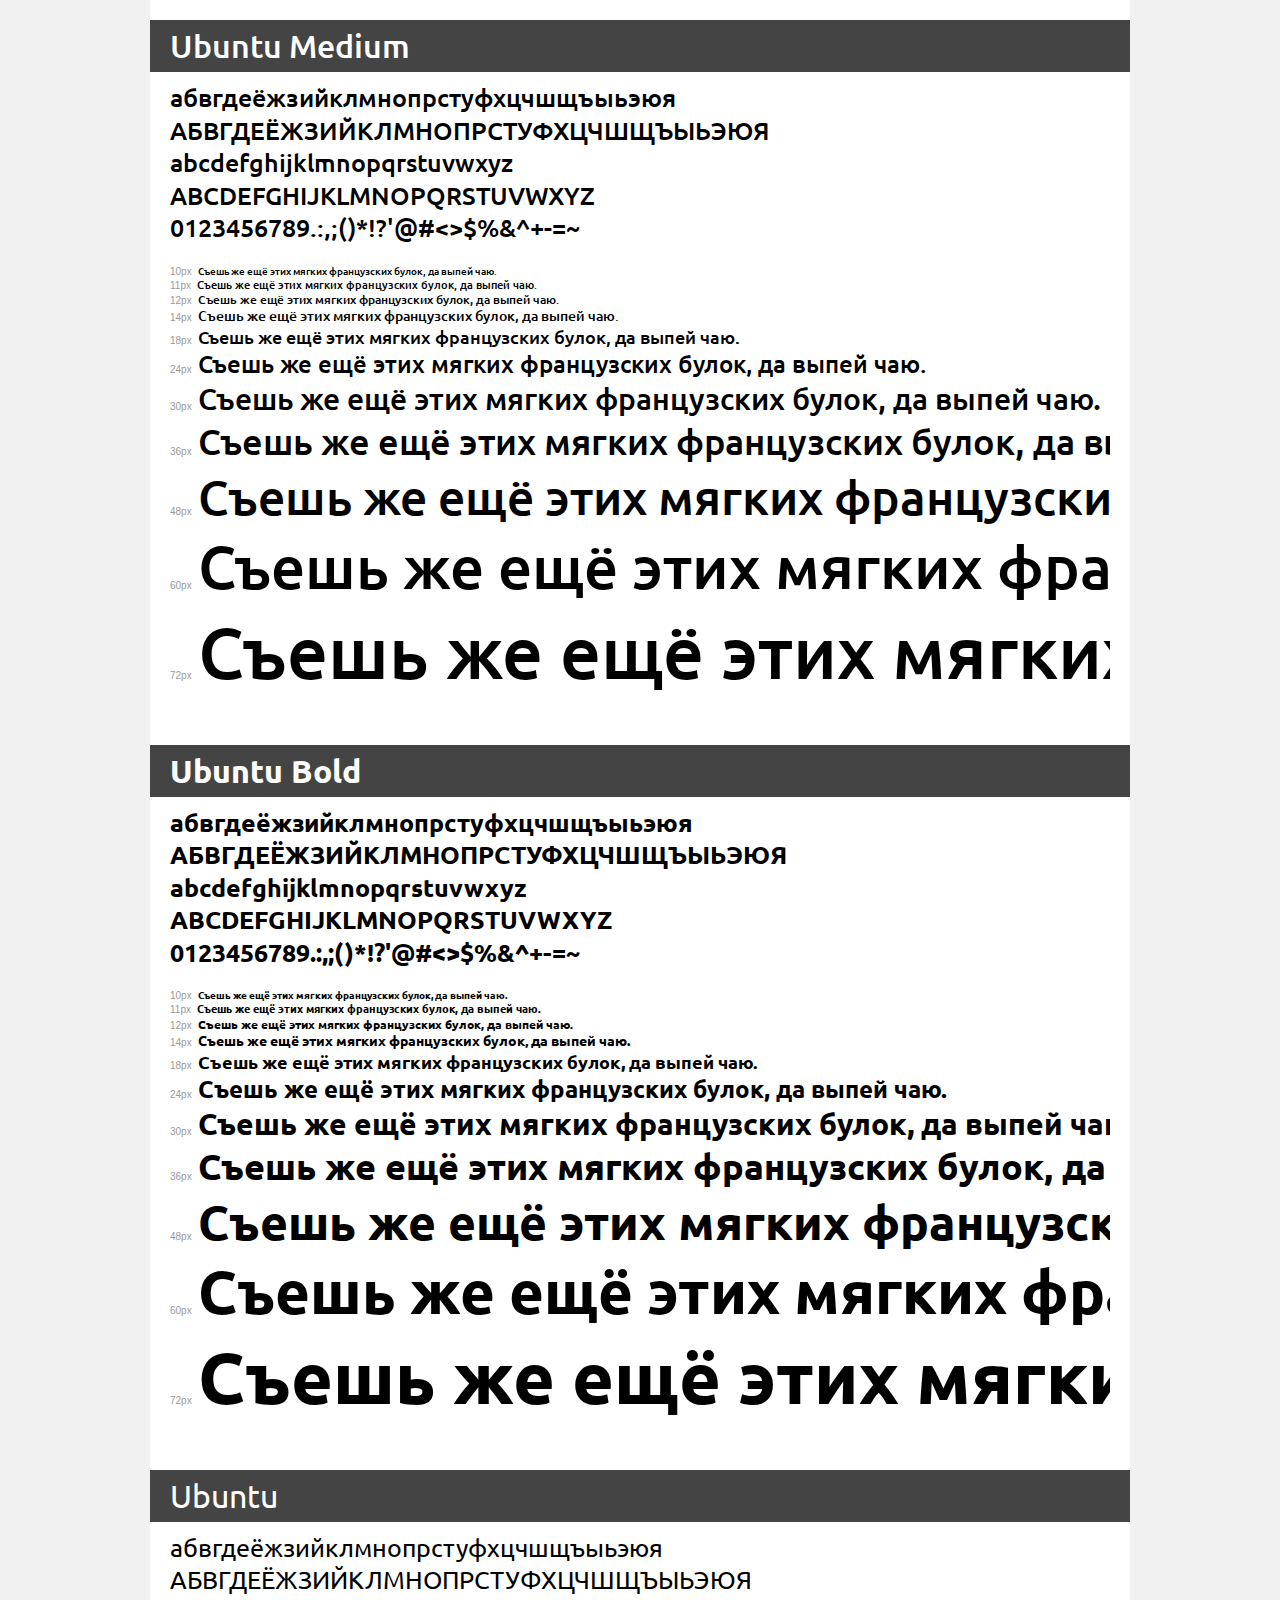
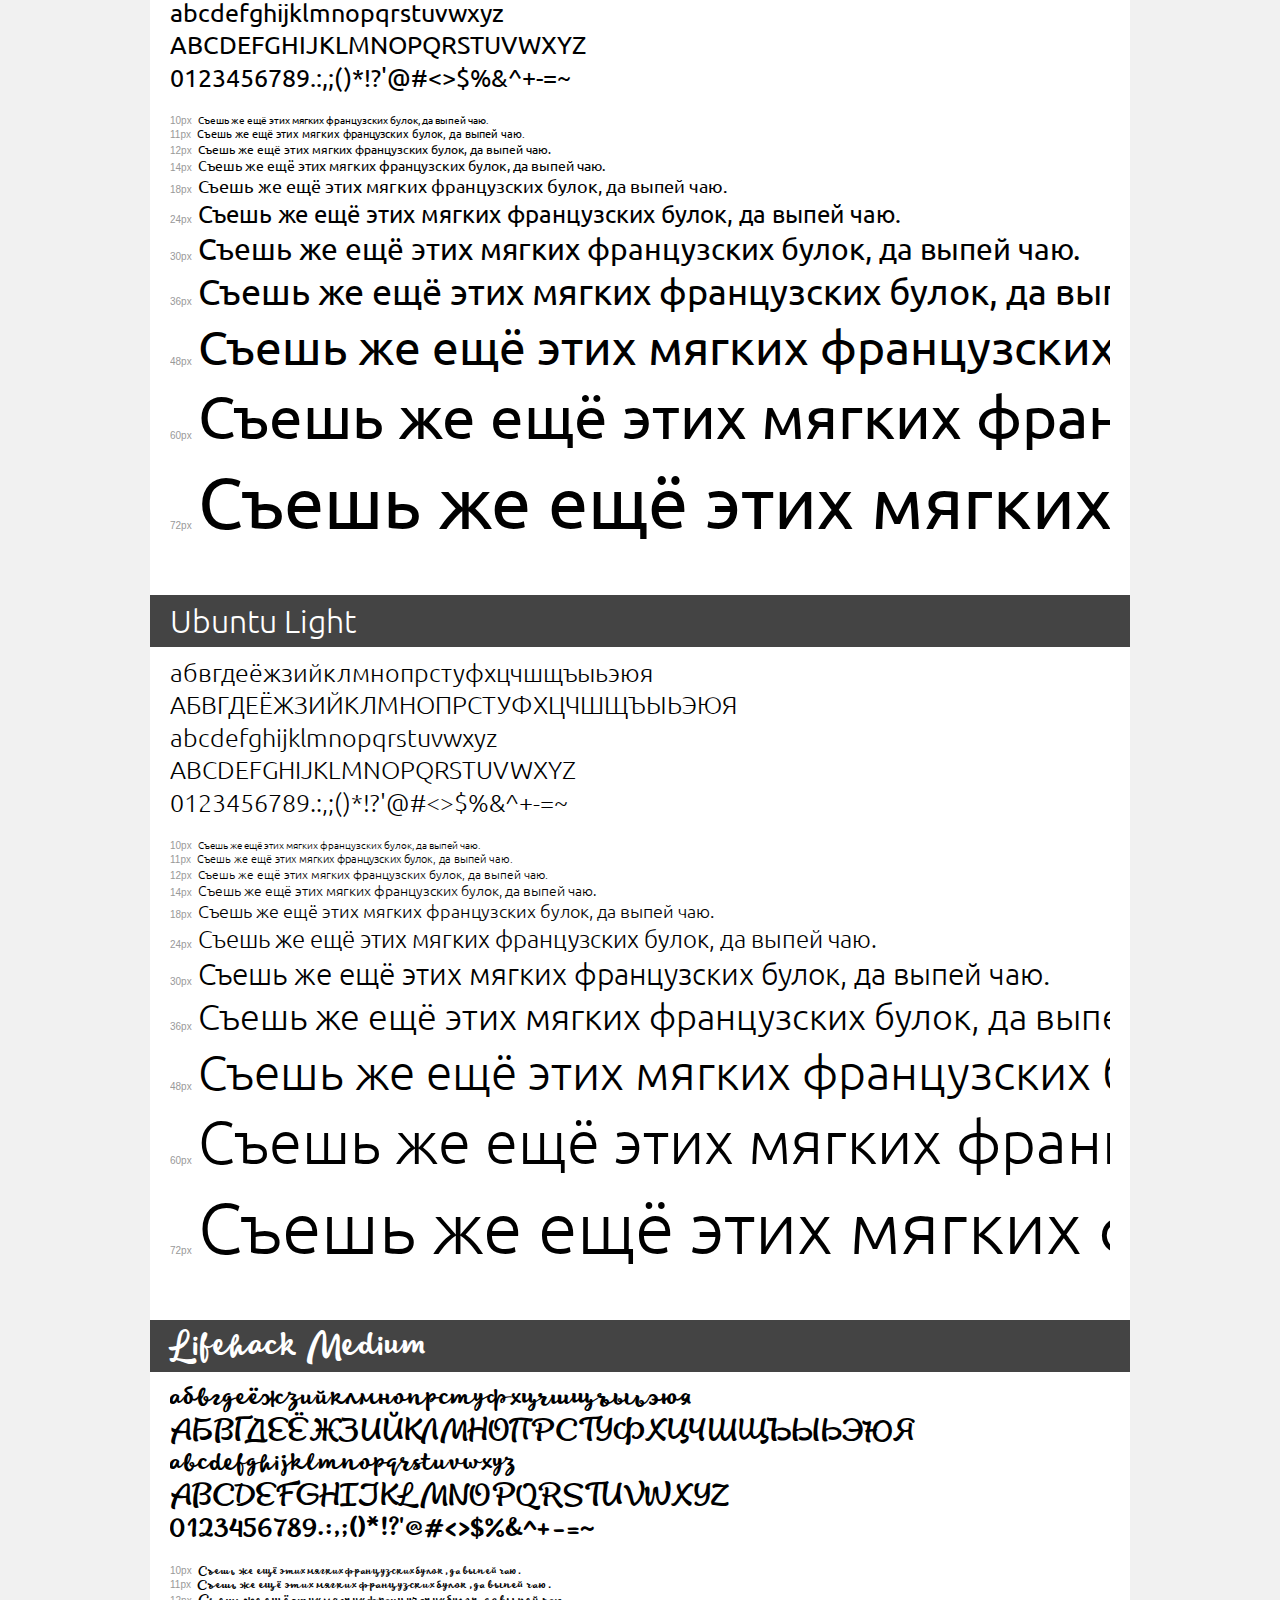
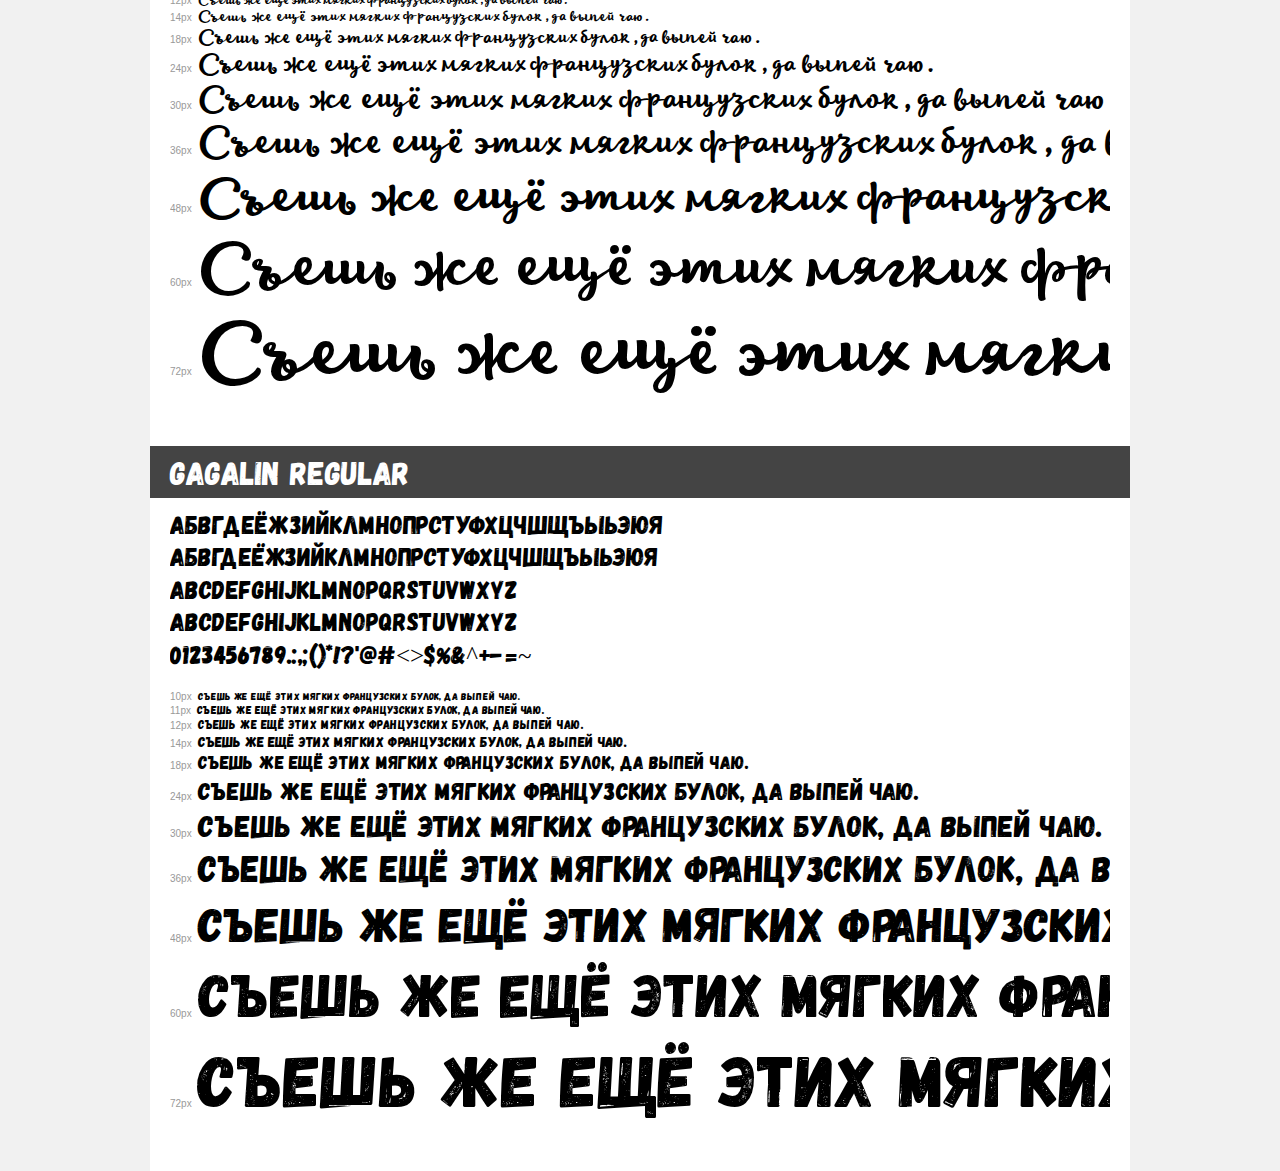
<file: fonts/demo.html>
<!DOCTYPE html>
<html>
<head>
	<meta charset="utf-8">
	<title>Transfonter demo</title>
	<link href="stylesheet.css" rel="stylesheet">
	<style>
		/*
		http://meyerweb.com/eric/tools/css/reset/
		v2.0 | 20110126
		License: none (public domain)
		*/
		html, body, div, span, applet, object, iframe,
		h1, h2, h3, h4, h5, h6, p, blockquote, pre,
		a, abbr, acronym, address, big, cite, code,
		del, dfn, em, img, ins, kbd, q, s, samp,
		small, strike, strong, sub, sup, tt, var,
		b, u, i, center,
		dl, dt, dd, ol, ul, li,
		fieldset, form, label, legend,
		table, caption, tbody, tfoot, thead, tr, th, td,
		article, aside, canvas, details, embed,
		figure, figcaption, footer, header, hgroup,
		menu, nav, output, ruby, section, summary,
		time, mark, audio, video {
			margin: 0;
			padding: 0;
			border: 0;
			font-size: 100%;
			font: inherit;
			vertical-align: baseline;
		}
		/* HTML5 display-role reset for older browsers */
		article, aside, details, figcaption, figure,
		footer, header, hgroup, menu, nav, section {
			display: block;
		}
		body {
			line-height: 1;
		}
		ol, ul {
			list-style: none;
		}
		blockquote, q {
			quotes: none;
		}
		blockquote:before, blockquote:after,
		q:before, q:after {
			content: '';
			content: none;
		}
		table {
			border-collapse: collapse;
			border-spacing: 0;
		}
		/* common styles */
		body {
			background: #f1f1f1;
			color: #000;
		}
		.page {
			background: #fff;
			width: 940px;
			margin: 0 auto;
			padding: 20px 20px 0 20px;
			overflow: hidden;
		}
		.font-container {
			overflow-x: auto;
			overflow-y: hidden;
			margin-bottom: 40px;
			line-height: 1.3;
			white-space: nowrap;
			padding-bottom: 5px;
		}
		h1 {
			position: relative;
			background: #444;
			font-size: 32px;
			color: #fff;
			padding: 10px 20px;
			margin: 0 -20px 10px -20px;
		}
		.letters {
			font-size: 25px;
			margin-bottom: 20px;
		}
		.s10:before {
			content: '10px';
		}
		.s11:before {
			content: '11px';
		}
		.s12:before {
			content: '12px';
		}
		.s14:before {
			content: '14px';
		}
		.s18:before {
			content: '18px';
		}
		.s24:before {
			content: '24px';
		}
		.s30:before {
			content: '30px';
		}
		.s36:before {
			content: '36px';
		}
		.s48:before {
			content: '48px';
		}
		.s60:before {
			content: '60px';
		}
		.s72:before {
			content: '72px';
		}
		.s10:before, .s11:before, .s12:before, .s14:before,
		.s18:before, .s24:before, .s30:before, .s36:before,
		.s48:before, .s60:before, .s72:before {
			font-family: Arial, sans-serif;
			font-size: 10px;
			font-weight: normal;
			font-style: normal;
			color: #999;
			padding-right: 6px;
		}
		/* fonts demo styles */
		.demo-0 {
			font-family: 'Ubuntu';
			font-weight: 500;
			font-style: normal;
		}
		.demo-1 {
			font-family: 'Ubuntu';
			font-weight: bold;
			font-style: normal;
		}
		.demo-2 {
			font-family: 'Ubuntu';
			font-weight: normal;
			font-style: normal;
		}
		.demo-3 {
			font-family: 'Ubuntu';
			font-weight: 300;
			font-style: normal;
		}
		.demo-4 {
			font-family: 'Lifehack';
			font-weight: 500;
			font-style: normal;
		}
		.demo-5 {
			font-family: 'Gagalin';
			font-weight: normal;
			font-style: normal;
		}
	</style>
</head>
<body>
<div class="page">
	<div class="demo-0">
		<h1>Ubuntu Medium</h1>
		<div class="font-container">
			<p class="letters">
				абвгдеёжзийклмнопрстуфхцчшщъыьэюя <br />
				АБВГДЕЁЖЗИЙКЛМНОПРСТУФХЦЧШЩЪЫЬЭЮЯ <br />
				abcdefghijklmnopqrstuvwxyz <br />
				ABCDEFGHIJKLMNOPQRSTUVWXYZ <br />				0123456789.:,;()*!?'@#<>$%&^+-=~
			</p>
			<p class="s10" style="font-size: 10px;">Съешь же ещё этих мягких французских булок, да выпей чаю.</p>
			<p class="s11" style="font-size: 11px;">Съешь же ещё этих мягких французских булок, да выпей чаю.</p>
			<p class="s12" style="font-size: 12px;">Съешь же ещё этих мягких французских булок, да выпей чаю.</p>
			<p class="s14" style="font-size: 14px;">Съешь же ещё этих мягких французских булок, да выпей чаю.</p>
			<p class="s18" style="font-size: 18px;">Съешь же ещё этих мягких французских булок, да выпей чаю.</p>
			<p class="s24" style="font-size: 24px;">Съешь же ещё этих мягких французских булок, да выпей чаю.</p>
			<p class="s30" style="font-size: 30px;">Съешь же ещё этих мягких французских булок, да выпей чаю.</p>
			<p class="s36" style="font-size: 36px;">Съешь же ещё этих мягких французских булок, да выпей чаю.</p>
			<p class="s48" style="font-size: 48px;">Съешь же ещё этих мягких французских булок, да выпей чаю.</p>
			<p class="s60" style="font-size: 60px;">Съешь же ещё этих мягких французских булок, да выпей чаю.</p>
			<p class="s72" style="font-size: 72px;">Съешь же ещё этих мягких французских булок, да выпей чаю.</p>
		</div>
	</div>
	<div class="demo-1">
		<h1>Ubuntu Bold</h1>
		<div class="font-container">
			<p class="letters">
				абвгдеёжзийклмнопрстуфхцчшщъыьэюя <br />
				АБВГДЕЁЖЗИЙКЛМНОПРСТУФХЦЧШЩЪЫЬЭЮЯ <br />
				abcdefghijklmnopqrstuvwxyz <br />
				ABCDEFGHIJKLMNOPQRSTUVWXYZ <br />				0123456789.:,;()*!?'@#<>$%&^+-=~
			</p>
			<p class="s10" style="font-size: 10px;">Съешь же ещё этих мягких французских булок, да выпей чаю.</p>
			<p class="s11" style="font-size: 11px;">Съешь же ещё этих мягких французских булок, да выпей чаю.</p>
			<p class="s12" style="font-size: 12px;">Съешь же ещё этих мягких французских булок, да выпей чаю.</p>
			<p class="s14" style="font-size: 14px;">Съешь же ещё этих мягких французских булок, да выпей чаю.</p>
			<p class="s18" style="font-size: 18px;">Съешь же ещё этих мягких французских булок, да выпей чаю.</p>
			<p class="s24" style="font-size: 24px;">Съешь же ещё этих мягких французских булок, да выпей чаю.</p>
			<p class="s30" style="font-size: 30px;">Съешь же ещё этих мягких французских булок, да выпей чаю.</p>
			<p class="s36" style="font-size: 36px;">Съешь же ещё этих мягких французских булок, да выпей чаю.</p>
			<p class="s48" style="font-size: 48px;">Съешь же ещё этих мягких французских булок, да выпей чаю.</p>
			<p class="s60" style="font-size: 60px;">Съешь же ещё этих мягких французских булок, да выпей чаю.</p>
			<p class="s72" style="font-size: 72px;">Съешь же ещё этих мягких французских булок, да выпей чаю.</p>
		</div>
	</div>
	<div class="demo-2">
		<h1>Ubuntu</h1>
		<div class="font-container">
			<p class="letters">
				абвгдеёжзийклмнопрстуфхцчшщъыьэюя <br />
				АБВГДЕЁЖЗИЙКЛМНОПРСТУФХЦЧШЩЪЫЬЭЮЯ <br />
				abcdefghijklmnopqrstuvwxyz <br />
				ABCDEFGHIJKLMNOPQRSTUVWXYZ <br />				0123456789.:,;()*!?'@#<>$%&^+-=~
			</p>
			<p class="s10" style="font-size: 10px;">Съешь же ещё этих мягких французских булок, да выпей чаю.</p>
			<p class="s11" style="font-size: 11px;">Съешь же ещё этих мягких французских булок, да выпей чаю.</p>
			<p class="s12" style="font-size: 12px;">Съешь же ещё этих мягких французских булок, да выпей чаю.</p>
			<p class="s14" style="font-size: 14px;">Съешь же ещё этих мягких французских булок, да выпей чаю.</p>
			<p class="s18" style="font-size: 18px;">Съешь же ещё этих мягких французских булок, да выпей чаю.</p>
			<p class="s24" style="font-size: 24px;">Съешь же ещё этих мягких французских булок, да выпей чаю.</p>
			<p class="s30" style="font-size: 30px;">Съешь же ещё этих мягких французских булок, да выпей чаю.</p>
			<p class="s36" style="font-size: 36px;">Съешь же ещё этих мягких французских булок, да выпей чаю.</p>
			<p class="s48" style="font-size: 48px;">Съешь же ещё этих мягких французских булок, да выпей чаю.</p>
			<p class="s60" style="font-size: 60px;">Съешь же ещё этих мягких французских булок, да выпей чаю.</p>
			<p class="s72" style="font-size: 72px;">Съешь же ещё этих мягких французских булок, да выпей чаю.</p>
		</div>
	</div>
	<div class="demo-3">
		<h1>Ubuntu Light</h1>
		<div class="font-container">
			<p class="letters">
				абвгдеёжзийклмнопрстуфхцчшщъыьэюя <br />
				АБВГДЕЁЖЗИЙКЛМНОПРСТУФХЦЧШЩЪЫЬЭЮЯ <br />
				abcdefghijklmnopqrstuvwxyz <br />
				ABCDEFGHIJKLMNOPQRSTUVWXYZ <br />				0123456789.:,;()*!?'@#<>$%&^+-=~
			</p>
			<p class="s10" style="font-size: 10px;">Съешь же ещё этих мягких французских булок, да выпей чаю.</p>
			<p class="s11" style="font-size: 11px;">Съешь же ещё этих мягких французских булок, да выпей чаю.</p>
			<p class="s12" style="font-size: 12px;">Съешь же ещё этих мягких французских булок, да выпей чаю.</p>
			<p class="s14" style="font-size: 14px;">Съешь же ещё этих мягких французских булок, да выпей чаю.</p>
			<p class="s18" style="font-size: 18px;">Съешь же ещё этих мягких французских булок, да выпей чаю.</p>
			<p class="s24" style="font-size: 24px;">Съешь же ещё этих мягких французских булок, да выпей чаю.</p>
			<p class="s30" style="font-size: 30px;">Съешь же ещё этих мягких французских булок, да выпей чаю.</p>
			<p class="s36" style="font-size: 36px;">Съешь же ещё этих мягких французских булок, да выпей чаю.</p>
			<p class="s48" style="font-size: 48px;">Съешь же ещё этих мягких французских булок, да выпей чаю.</p>
			<p class="s60" style="font-size: 60px;">Съешь же ещё этих мягких французских булок, да выпей чаю.</p>
			<p class="s72" style="font-size: 72px;">Съешь же ещё этих мягких французских булок, да выпей чаю.</p>
		</div>
	</div>
	<div class="demo-4">
		<h1>Lifehack Medium</h1>
		<div class="font-container">
			<p class="letters">
				абвгдеёжзийклмнопрстуфхцчшщъыьэюя <br />
				АБВГДЕЁЖЗИЙКЛМНОПРСТУФХЦЧШЩЪЫЬЭЮЯ <br />
				abcdefghijklmnopqrstuvwxyz <br />
				ABCDEFGHIJKLMNOPQRSTUVWXYZ <br />				0123456789.:,;()*!?'@#<>$%&^+-=~
			</p>
			<p class="s10" style="font-size: 10px;">Съешь же ещё этих мягких французских булок, да выпей чаю.</p>
			<p class="s11" style="font-size: 11px;">Съешь же ещё этих мягких французских булок, да выпей чаю.</p>
			<p class="s12" style="font-size: 12px;">Съешь же ещё этих мягких французских булок, да выпей чаю.</p>
			<p class="s14" style="font-size: 14px;">Съешь же ещё этих мягких французских булок, да выпей чаю.</p>
			<p class="s18" style="font-size: 18px;">Съешь же ещё этих мягких французских булок, да выпей чаю.</p>
			<p class="s24" style="font-size: 24px;">Съешь же ещё этих мягких французских булок, да выпей чаю.</p>
			<p class="s30" style="font-size: 30px;">Съешь же ещё этих мягких французских булок, да выпей чаю.</p>
			<p class="s36" style="font-size: 36px;">Съешь же ещё этих мягких французских булок, да выпей чаю.</p>
			<p class="s48" style="font-size: 48px;">Съешь же ещё этих мягких французских булок, да выпей чаю.</p>
			<p class="s60" style="font-size: 60px;">Съешь же ещё этих мягких французских булок, да выпей чаю.</p>
			<p class="s72" style="font-size: 72px;">Съешь же ещё этих мягких французских булок, да выпей чаю.</p>
		</div>
	</div>
	<div class="demo-5">
		<h1>Gagalin Regular</h1>
		<div class="font-container">
			<p class="letters">
				абвгдеёжзийклмнопрстуфхцчшщъыьэюя <br />
				АБВГДЕЁЖЗИЙКЛМНОПРСТУФХЦЧШЩЪЫЬЭЮЯ <br />
				abcdefghijklmnopqrstuvwxyz <br />
				ABCDEFGHIJKLMNOPQRSTUVWXYZ <br />				0123456789.:,;()*!?'@#<>$%&^+-=~
			</p>
			<p class="s10" style="font-size: 10px;">Съешь же ещё этих мягких французских булок, да выпей чаю.</p>
			<p class="s11" style="font-size: 11px;">Съешь же ещё этих мягких французских булок, да выпей чаю.</p>
			<p class="s12" style="font-size: 12px;">Съешь же ещё этих мягких французских булок, да выпей чаю.</p>
			<p class="s14" style="font-size: 14px;">Съешь же ещё этих мягких французских булок, да выпей чаю.</p>
			<p class="s18" style="font-size: 18px;">Съешь же ещё этих мягких французских булок, да выпей чаю.</p>
			<p class="s24" style="font-size: 24px;">Съешь же ещё этих мягких французских булок, да выпей чаю.</p>
			<p class="s30" style="font-size: 30px;">Съешь же ещё этих мягких французских булок, да выпей чаю.</p>
			<p class="s36" style="font-size: 36px;">Съешь же ещё этих мягких французских булок, да выпей чаю.</p>
			<p class="s48" style="font-size: 48px;">Съешь же ещё этих мягких французских булок, да выпей чаю.</p>
			<p class="s60" style="font-size: 60px;">Съешь же ещё этих мягких французских булок, да выпей чаю.</p>
			<p class="s72" style="font-size: 72px;">Съешь же ещё этих мягких французских булок, да выпей чаю.</p>
		</div>
	</div>
</div>
</body>
</html>
</file>
<file: fonts/stylesheet.css>
/* This stylesheet generated by Transfonter (http://transfonter.org) on October 17, 2016 10:56 AM */

@font-face {
	font-family: 'Ubuntu';
	src: url('Ubuntu-Medium.eot');
	src: url('Ubuntu-Medium.eot?#iefix') format('embedded-opentype'),
		url('Ubuntu-Medium.woff2') format('woff2'),
		url('Ubuntu-Medium.woff') format('woff'),
		url('Ubuntu-Medium.ttf') format('truetype');
	font-weight: 500;
	font-style: normal;
}

@font-face {
	font-family: 'Ubuntu';
	src: url('Ubuntu-Bold.eot');
	src: url('Ubuntu-Bold.eot?#iefix') format('embedded-opentype'),
		url('Ubuntu-Bold.woff2') format('woff2'),
		url('Ubuntu-Bold.woff') format('woff'),
		url('Ubuntu-Bold.ttf') format('truetype');
	font-weight: bold;
	font-style: normal;
}

@font-face {
	font-family: 'Ubuntu';
	src: url('Ubuntu.eot');
	src: url('Ubuntu.eot?#iefix') format('embedded-opentype'),
		url('Ubuntu.woff2') format('woff2'),
		url('Ubuntu.woff') format('woff'),
		url('Ubuntu.ttf') format('truetype');
	font-weight: normal;
	font-style: normal;
}

@font-face {
	font-family: 'Ubuntu';
	src: url('Ubuntu-Light.eot');
	src: url('Ubuntu-Light.eot?#iefix') format('embedded-opentype'),
		url('Ubuntu-Light.woff2') format('woff2'),
		url('Ubuntu-Light.woff') format('woff'),
		url('Ubuntu-Light.ttf') format('truetype');
	font-weight: 300;
	font-style: normal;
}

@font-face {
	font-family: 'Lifehack';
	src: url('Lifehack-Medium.eot');
	src: url('Lifehack-Medium.eot?#iefix') format('embedded-opentype'),
		url('Lifehack-Medium.woff2') format('woff2'),
		url('Lifehack-Medium.woff') format('woff'),
		url('Lifehack-Medium.ttf') format('truetype');
	font-weight: 500;
	font-style: normal;
}

@font-face {
	font-family: 'Gagalin';
	src: url('Gagalin-Regular.eot');
	src: url('Gagalin-Regular.eot?#iefix') format('embedded-opentype'),
		url('Gagalin-Regular.woff2') format('woff2'),
		url('Gagalin-Regular.woff') format('woff'),
		url('Gagalin-Regular.ttf') format('truetype');
	font-weight: normal;
	font-style: normal;
}
</file>
